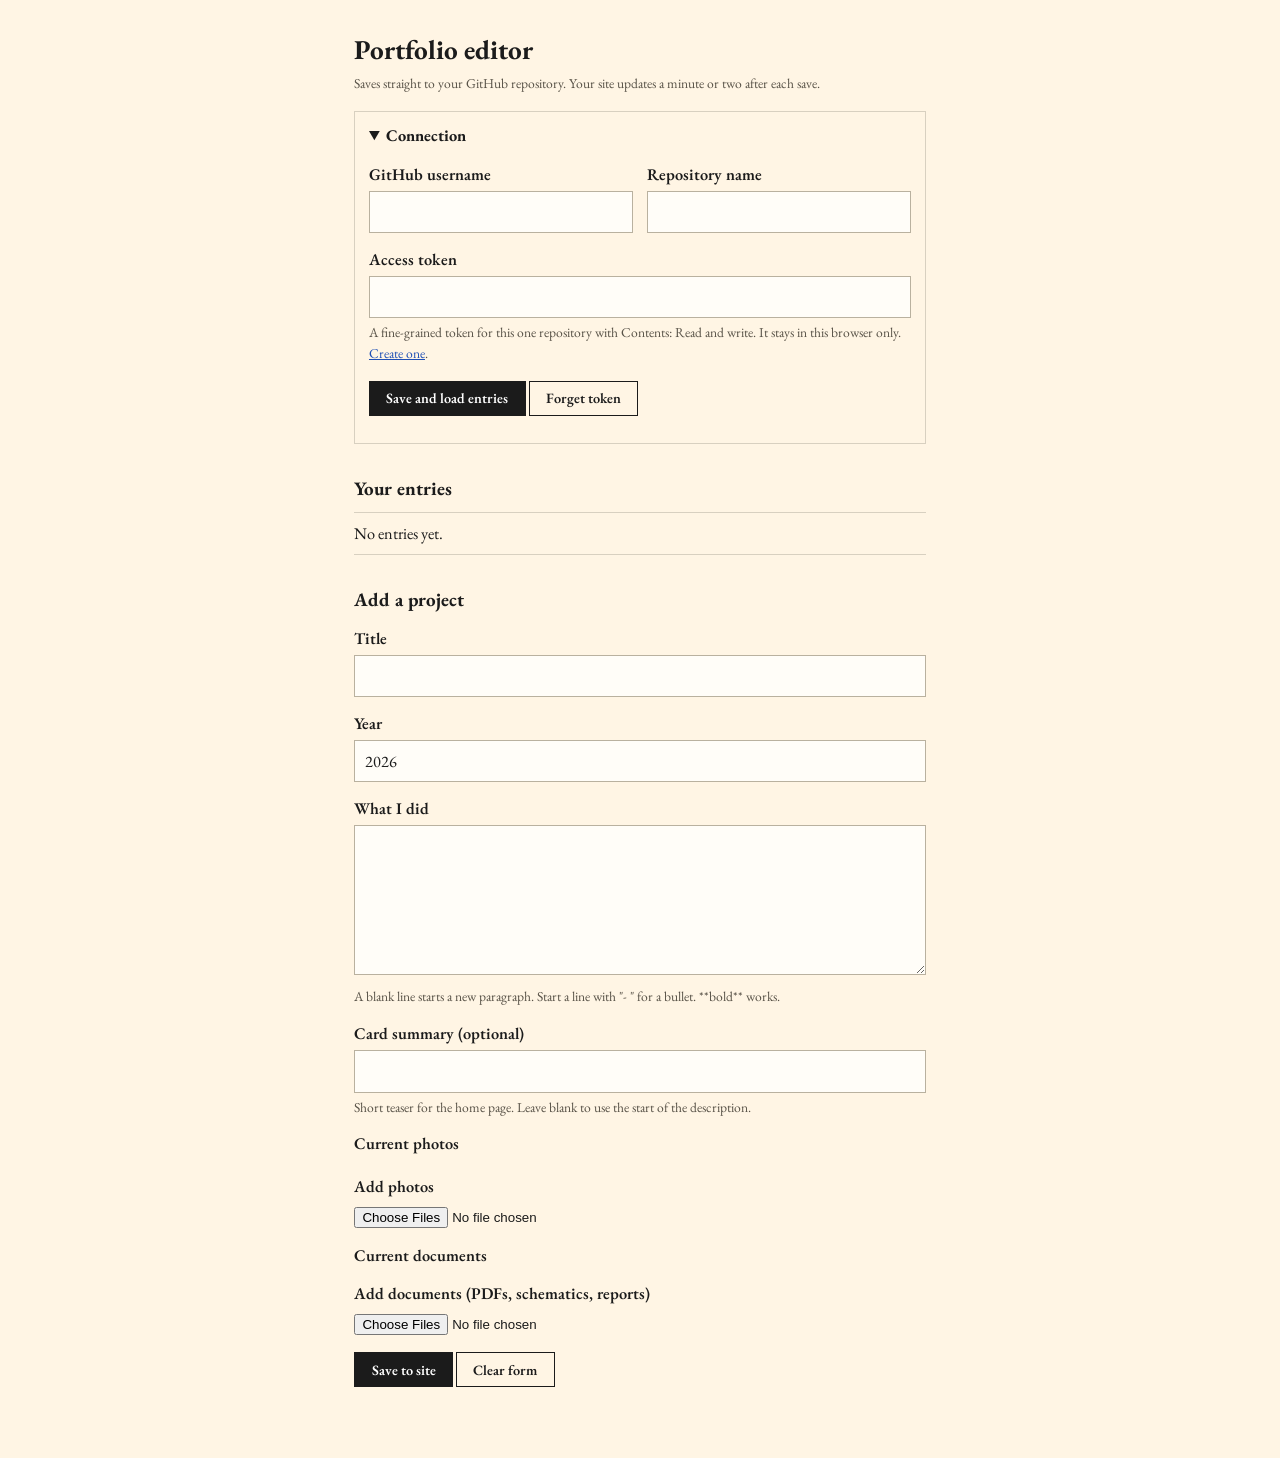
<file: admin.html>
<!DOCTYPE html>
<html lang="en">
<head>
<link rel="icon" href="images/icon_colorless.png">
<meta charset="utf-8">
<meta name="viewport" content="width=device-width, initial-scale=1">
<meta name="robots" content="noindex">
<title>Portfolio editor | Riley Parado</title>
<link rel="preconnect" href="https://fonts.googleapis.com">
<link rel="preconnect" href="https://fonts.gstatic.com" crossorigin>
<link href="https://fonts.googleapis.com/css2?family=EB+Garamond:wght@400;600;700&display=swap" rel="stylesheet">
<link rel="stylesheet" href="style.css">
<style>
.adm{max-width:46rem;margin:0 auto;padding:2.5rem var(--pad) 4rem}
.adm h1{font:700 2rem/1.2 var(--serif);margin:0 0 .5rem}
.adm h2{font:700 1.4rem/1.2 var(--serif);margin:2.5rem 0 .8rem}
.adm label{display:block;font-weight:600;margin:1rem 0 .3rem}
.adm input[type=text],.adm input[type=number],.adm input[type=password],.adm textarea{width:100%;font:inherit;padding:.55rem .7rem;border:1px solid #b9b19f;background:#fffdf8;color:var(--ink)}
.adm textarea{min-height:11rem}
.adm button{font:600 1.05rem var(--serif);padding:.55rem 1.2rem;border:1px solid var(--ink);background:var(--ink);color:#fff;cursor:pointer}
.adm button.alt{background:transparent;color:var(--ink)}
.adm button:disabled{opacity:.5;cursor:wait}
.adm details{border:1px solid var(--rule);padding:.8rem 1rem;margin:1.2rem 0}
.adm summary{cursor:pointer}
.row{display:flex;gap:1rem;flex-wrap:wrap}.row>*{flex:1 1 12rem}
.hint{color:var(--muted);font-size:1rem;margin:.3rem 0 0}
.elist{list-style:none;padding:0;margin:0;border-top:1px solid var(--rule)}
.elist li{display:flex;justify-content:space-between;gap:1rem;align-items:center;padding:.6rem 0;border-bottom:1px solid var(--rule)}
.keep{display:flex;gap:.8rem;flex-wrap:wrap}
.keep figure{margin:0;width:7rem}
.keep img{display:block;width:100%;aspect-ratio:1;object-fit:cover}
.keep label{font-weight:400;margin:.3rem 0 0}
#docLabels input{margin-top:.4rem}
.msg{margin:.8rem 0 0;font-weight:600}.msg.err{color:#9b1c1c}
</style>
</head>
<body>
<main class="adm">
  <h1>Portfolio editor</h1>
  <p class="hint">Saves straight to your GitHub repository. Your site updates a minute or two after each save.</p>

  <details id="conn" open>
    <summary><strong>Connection</strong></summary>
    <div class="row">
      <div><label for="owner">GitHub username</label><input type="text" id="owner" autocomplete="off"></div>
      <div><label for="repo">Repository name</label><input type="text" id="repo" autocomplete="off"></div>
    </div>
    <label for="token">Access token</label>
    <input type="password" id="token" autocomplete="off">
    <p class="hint">A fine-grained token for this one repository with Contents: Read and write. It stays in this browser only. <a href="https://github.com/settings/personal-access-tokens/new" target="_blank" rel="noopener">Create one</a>.</p>
    <p><button id="connect" type="button">Save and load entries</button> <button id="forget" class="alt" type="button">Forget token</button></p>
    <p id="cmsg" class="msg" role="status"></p>
  </details>

  <h2>Your entries</h2>
  <ul id="entries" class="elist"></ul>

  <h2 id="formTitle">Add a project</h2>
  <div id="form">
    <label for="title">Title</label><input type="text" id="title">
    <div class="row"><div><label for="year">Year</label><input type="number" id="year"></div></div>
    <label for="desc">What I did</label><textarea id="desc"></textarea>
    <p class="hint">A blank line starts a new paragraph. Start a line with "- " for a bullet. **bold** works.</p>
    <label for="sum">Card summary (optional)</label><input type="text" id="sum">
    <p class="hint">Short teaser for the home page. Leave blank to use the start of the description.</p>
    <label>Current photos</label><div id="keepImgs" class="keep"></div>
    <label for="imgs">Add photos</label><input type="file" id="imgs" accept="image/*" multiple>
    <label>Current documents</label><div id="keepDocs"></div>
    <label for="docs">Add documents (PDFs, schematics, reports)</label><input type="file" id="docs" multiple>
    <div id="docLabels"></div>
    <p><button id="save" type="button">Save to site</button> <button id="reset" class="alt" type="button">Clear form</button></p>
    <p id="msg" class="msg" role="status"></p>
  </div>
</main>
<script src="admin.js"></script>
</body>
</html>
</file>
<file: style.css>
:root{
  --bg:#FFF5E4; --ink:#1b1b1b; --muted:#585247; --rule:#D8D0C0;
  --bar:#1c1c1c; --link:#1f4fb5; --wrap:85rem; --pad:clamp(1.25rem,4vw,2rem);
  --serif:"EB Garamond",Georgia,"Times New Roman",serif;
}
*{box-sizing:border-box}
html{scroll-behavior:smooth;}
html{overscroll-behavior:none;}
html{font-size:0.85rem;}
@media (prefers-reduced-motion:reduce){html{scroll-behavior:auto}}
body{margin:0;background:var(--bg);color:var(--ink);font:400 1.2rem/1.55 var(--serif)}
a{color:var(--link)}
a:focus-visible{outline:2px solid currentColor;outline-offset:3px}
.wrap{max-width:var(--wrap);margin:0 auto;padding:0 var(--pad)}

/* Top bar */
.bar{display:flex;align-items:center;justify-content:space-between;gap:1rem;background:var(--bar);color:#fff;padding:.9rem var(--pad)}
.bar a{color:#fff;text-decoration:none}
.brand{font-size:1.4rem}
.bar nav{display:flex;gap:1.5rem;font-size:1.05rem}
.bar nav a:hover{text-decoration:underline}

/* Hero photo banner: drop a photo at images/hero.jpg */
.hero{color:#fff;padding:clamp(3rem,9vw,6.5rem) 0 clamp(2rem,5vw,3.5rem);
  background:linear-gradient(rgba(20,20,20,.55),rgba(20,20,20,.55)),url(images/hero.jpg) center/cover no-repeat,#3b3b3b}
.hero h1{font:700 clamp(2.6rem,7vw,4.5rem)/1.05 var(--serif);margin:0 0 1rem}
.hero p{font:700 clamp(1.15rem,2.6vw,1.5rem)/1.3 var(--serif);margin:0}

/* About */
.about{margin-top:1rem;border-top:1px solid var(--rule);padding-top:3rem}
@media (min-width:800px){.about{display:grid;grid-template-columns:minmax(0,5fr) minmax(0,6fr);gap:3.5rem;align-items:start}}
.who{margin:0 0 2rem}
.who img{display:block;width:100%;height:auto}
.who figcaption{padding:1.5rem .75rem 0}
.who strong{display:block;font-size:1.65rem;line-height:1.2;margin-bottom:.25rem}
.who span{display:block;color:var(--muted);font-size:1.1rem;font-weight:600;line-height:1.5}
.text h2{font:700 1.5rem/1.2 var(--serif);margin:0 0 1.5rem}
.text h2 span{font-weight:400}
.text p{margin:0 0 1.3rem}
.text h3{font:700 1.2rem/1.2 var(--serif);margin:2rem 0 .9rem}
.icons{display:flex;gap:.9rem}
.icons a{display:grid;place-items:center;width:2.6rem;height:2.6rem;border-radius:50%}
.icons .mail{background:#5f6368}
.icons .in{background:#2867b2}

/* Portfolio */
.portfolio{margin:3.5rem 0 4rem;border-top:1px solid var(--rule)}
.portfolio>h2{font:700 1.9rem/1.2 var(--serif);margin:0;padding:2.5rem 0 1.5rem;border-bottom:1px solid var(--rule)}
.year h3{font:400 1.7rem/1.2 var(--serif);margin:2.5rem 0 1.5rem}
.grid{display:grid;grid-template-columns:repeat(auto-fill,minmax(min(100%,22rem),1fr));gap:2.75rem 3rem}
.entry>a>img{display:block;width:100%;aspect-ratio:2.2/1;object-fit:cover}
.entry h4{font:700 1.5rem/1.2 var(--serif);margin:1rem 0 .8rem}
.entry p{margin:0 0 .9rem}
.thumbs{display:grid;grid-template-columns:repeat(auto-fill,minmax(5.5rem,1fr));gap:.5rem;margin-top:.5rem}
.thumbs img{display:block;width:100%;aspect-ratio:1;object-fit:cover}
.docs{list-style:none;padding:0;margin:.5rem 0 0;font-size:1.05rem}
.status{color:var(--muted)}

/* Cards link to project pages */
.entry h4 a{color:var(--ink);text-decoration:underline;text-underline-offset:.15em}
.entry h4 a:hover{text-decoration-thickness:2px}
.more{display:inline-block;margin-top:.2rem;color:var(--ink)}

/* Project page */
.banner{height:clamp(7rem,16vw,11rem);overflow:hidden;background:#E7E0D1}
.banner img{display:block;width:100%;height:100%;object-fit:cover}
.proj{display:grid;gap:3rem;padding-top:3rem;padding-bottom:4rem}
@media (min-width:860px){.proj{grid-template-columns:minmax(0,2fr) minmax(0,1fr);gap:4rem}}
#project h1{font:400 clamp(2rem,4.5vw,2.8rem)/1.15 var(--serif);margin:0 0 1.5rem}
#project p{margin:0 0 1.2rem}
#project ul{margin:0 0 1.2rem;padding-left:1.4rem}
.gallery{display:grid;gap:1rem;margin:1.5rem 0}
.gallery img{display:block;width:100%;height:auto}
#side h2{font:700 1.15rem/1.2 var(--serif);margin:0}
#side ul{list-style:none;margin:1rem 0 0;padding:0;border-top:1px solid var(--rule)}
#side li{border-bottom:1px solid var(--rule)}
#side a{display:block;padding:.7rem 0;color:var(--ink);text-decoration:none;font-size:1.1rem}
#side a:hover{text-decoration:underline}
#side a[aria-current="page"]{font-weight:700}
</file>
